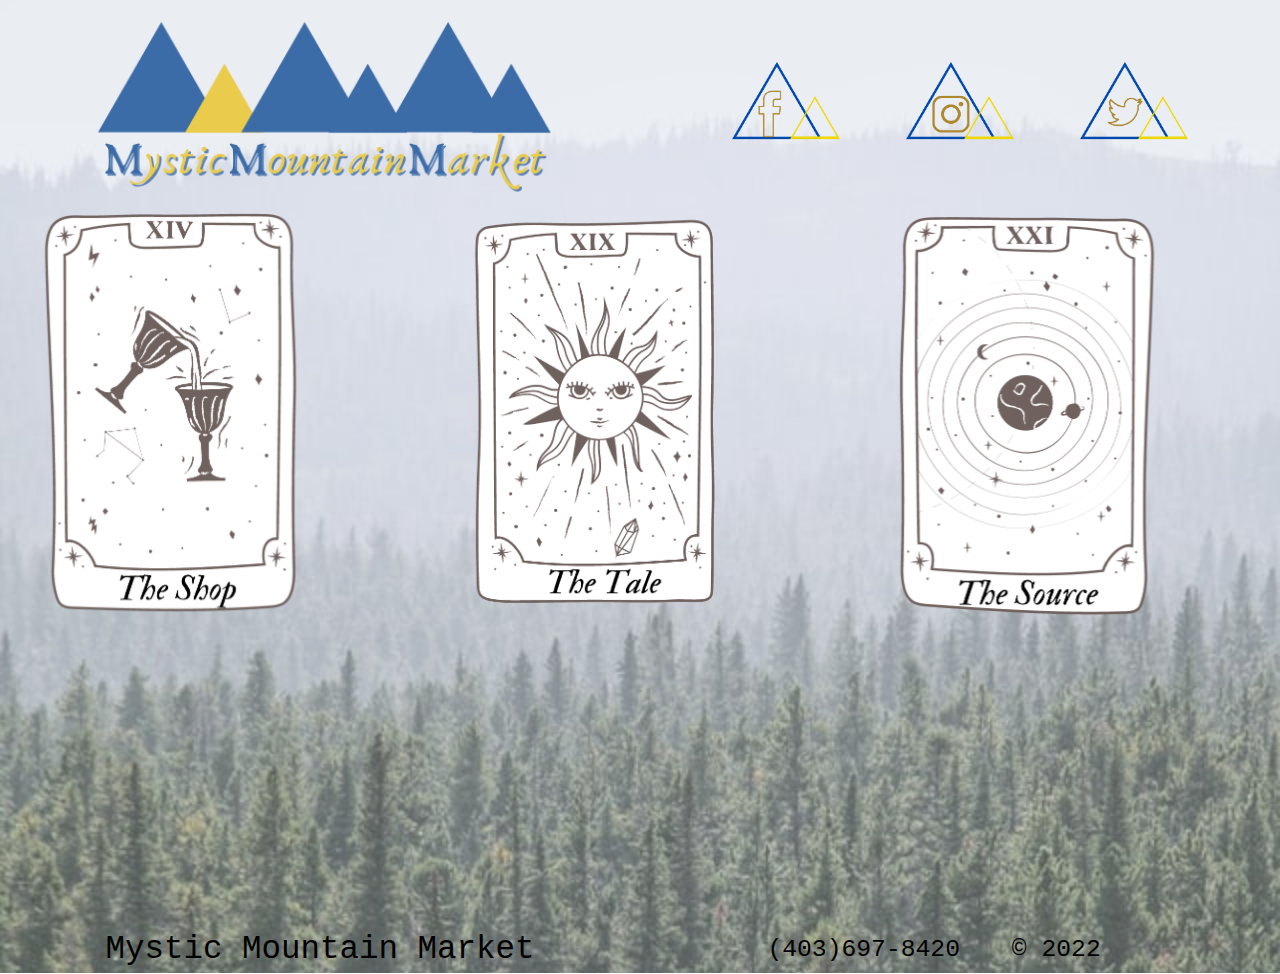
<file: index.html>
<!DOCTYPE html>
<html lang="en">
  <head>
    <meta charset="UTF-8" />
    <meta http-equiv="X-UA-Compatible" content="IE=edge" />
    <meta name="viewport" content="width=device-width, initial-scale=1.0" />

    <meta name="description" content="A full resource of generationally sourced natural healing practices. Locally grown, ethically sourced ingredients and materials." />
    <meta name="author" content="Colleen Vereschagin" />
    <meta name="kw" content="potions, healing, spells, cauldrons, brooms, forest fresh, mystical, market, shop, health and wellness,spellbooks, books " />

    <meta name="og:url" content="https://www.mysticmountainmarket.ml/index" />
    <meta name="og:type" content="website" />
    <meta name="og:title" content="Mystic Mountain Market" />
    <meta name="og:description" content="A full resource of generationally sourced natural healing practices. Locally grown, ethically sourced ingredients and materials." />
    <meta name="og:image" content="https://www.mysticmountainmarket.ml/index/images/logo.png" />

    <meta name="twitter:card" content="" />
    <meta name="twitter:url" content="https://www.mysticmountainmarket.ml/index" />
    <meta name="twitter:title" content="Mystic Mountain Market" />
    <meta name="twitter:description" content="A full resource of generationally sourced natural healing practices. Locally grown, ethically sourced ingredients and materials." />
    <meta name="twitter:image" content="https://www.mysticmountainmarket.ml/index/images/logo.png" />

    <link rel="stylesheet" href="css/index.scss/index_main.css" />

    <title>Mystic Mountain Market</title>
  </head>
  <body id="index-body">
    <header id="top-header">
   
      <img
        src="images/logo.png"
        alt="mystic mountain market logo blue mountain rnage with one yellow mountain. Text under the mountains with company name."
      />
      <div id="social-media">
        <a href="https://www.facebook.com/MysticMtnMarket" target="_blank"> <img src="images/fb.png" alt="facebook icon with mystic mtn market styling"></a>
        <a href="https://www.instagram.com/mysticmountainmarket/" target="_blank"> <img src="images/insta.png" alt="instagram icon with mystic mtn market styling"></a>
        <a href="https://twitter.com/mysticmtnmarket" target="_blank"> <img src="images/twitter.png" alt="twitter icon with mystic mtn market styling"></a>
      </div>
  
    </header>
    <!-- tablet styling -->
    <menu id="tablet-menu">
        <a id="i-shop" href="shop.html">Shop</a>
        <a id="i-about" href="about.html">About</a>
        <a id="i-contact" href="contacts.html">Contact</a>
     </menu> 
     <!--end tablet styling  -->
      <main id="mobile_main">

      <div id="cauldron">
        <input
          type="radio"
          name="menu"
          id="menu_open"
          class="menu_radio_button"
        />
        <input
          type="radio"
          name="menu"
          id="menu_close"
          class="menu_radio_button"
        />

        <label id="open" for="menu_open">
          <img
            id="indexburger"
            src="images/goldMenu.png"
            alt="gold hamburger"
          />
        </label>

        <label id="close" for="menu_close">
          <img 
            id="menu_close_icon"
            src="images/goldMenu2.png" 
            alt="goldM">

        <section id="mobile_menu">
          <a id="shop"href="shop.html">Shop</a>
          <a id="about" href="about.html">About</a>
          <a id="contact" href="contacts.html">Contact</a>
          <a id="gallery" href="gallery.html">Gallery</a>
        </section>
      </div>
    </main>
 <!-- TABLET STYLING -->
    <main id="tablet_main">
        
      <div id="menu_toggle">
        <input
          type="radio"
          name="menu_choice"
          id="shop_list"
          class="nav_radio_button"
        />
        <input
          type="radio"
          name="menu_choice"
          id="about_list"
          class="nav_radio_button"
        />
        <input
          type="radio"
          name="menu_choice"
          id="contact_list"
          class="nav_radio_button"
        />
    
        <div id="index_nav">
        <label for="shop_list">Shop</label>
        <label for="about_list">About</label>
        <label for="contact_list">Contact</label>
      </div>

      <div id="crystal">
        <div id="shopop">
          <a href="shop.html">Shop all</a>
          <a href="#">Cauldrons</a>
          <a href="#">Brooms</a>
          <a href="#">Potions</a>
          <a href="#">Ingredients</a>
          <a href="#">Spellbooks</a>
          </a>
        </div>
        

        <div id="aboutop">
          <a href="about.html">Everything about us</a>
          <a href="#">Our Story</a>
          <a href="#">Our Products</a>
          <a href="gallery.html">Gallery</a>
        </div>

        <div id="contactUs">
          <a href="contacts.html">We've been expecting you!</a>
        </div>
      </div>
    
    </main>

        <!-- END TABLET STYLING -->
        <!-- DESKTOP STYLING -->
        <main id="desktop_main">
          <div id="tarot">
          
          
            <div class="flip_card">
            <div class="flip_card_inner">
              <div id="store_tarot" class="flip_card_front">
                <img src="images/tarot_shop.png" alt="">
              </div>
              <div class="flip_card_back">
              <a href="shop.html">Shop All</a>
              <a href="#">Cauldrons</a>
              <a href="#">Brooms</a>
              <a href="category_ingredients">ingredients</a>
            </div>
            
          </div>
        </div>

        <div class="flip_card">
          <div class="flip_card_inner">
            <div id="about_tarot" class="flip_card_front">
              <img src="images/tarot_about.png" alt="">
            </div>
            <div class="flip_card_back">
            <a href="about.html">About us</a>
            <a href="gallery.html">Gallery</a>
          </div>
         </div>
      </div>
      
      <div class="flip_card">
        <div class="flip_card_inner">
          <div id="contact_tarot" class="flip_card_front">
            <img src="images/tarot_contact.png" alt="">
          </div>
          <div class="flip_card_back">
          <a href="contacts.html">We've been expecting you!</a>
        </div>
       </div>
    </div>

          </div>
    </main>
        <!-- END DESKTOP STYLING -->
    <footer>
      <p>Mystic Mountain Market</p>
      <div id="footer-div">
        <div id="noclick_tel"><p>(403)697-8420</p></div>
        <a id="click_tel" href="tel:4035555555">(403)697-8420</a>
        <p>&copy; 2022</p>
      
      </div>
    </footer>
  </body>
</html>
</file>
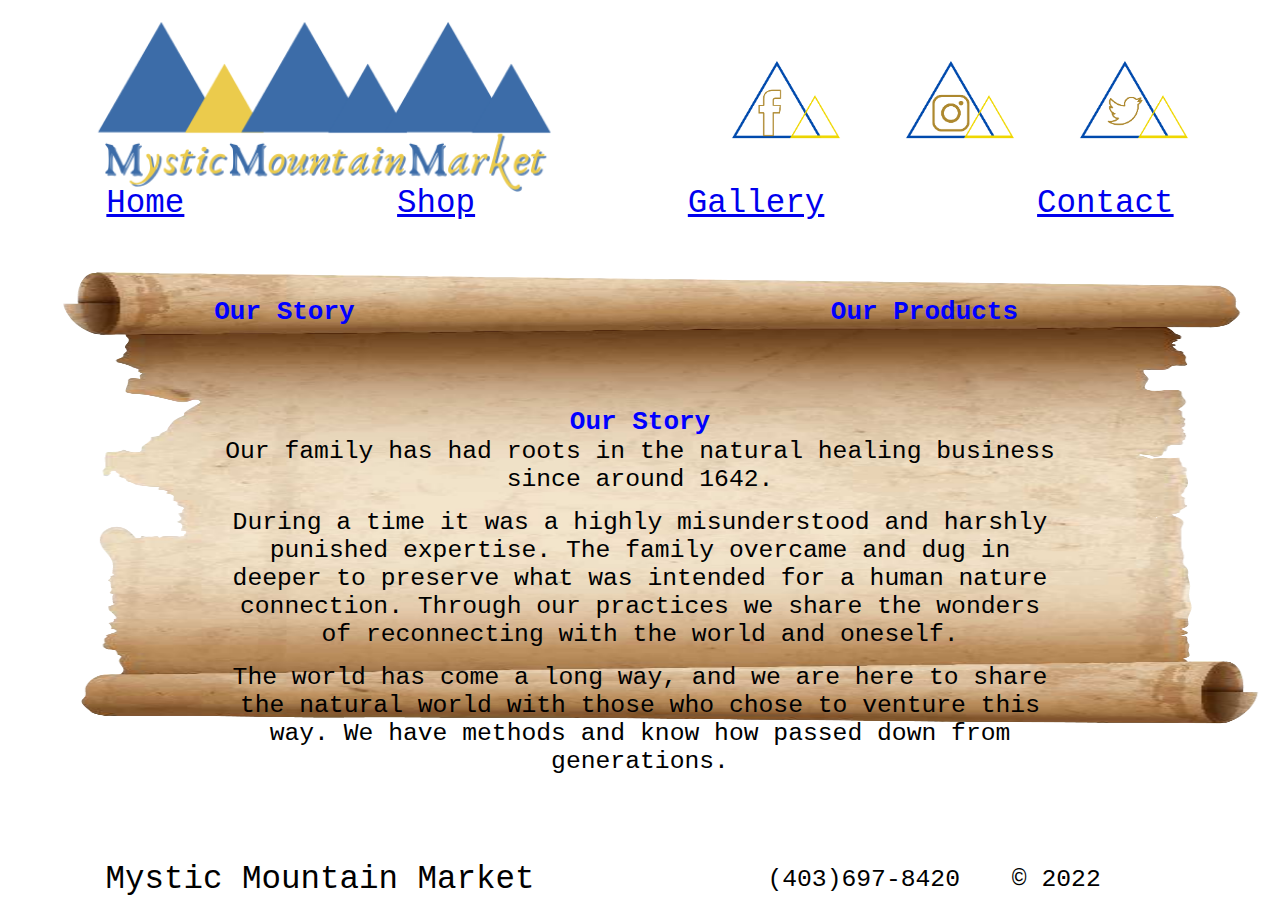
<file: about.html>
<!DOCTYPE html>
<html lang="en">
  <head>
    <meta charset="UTF-8" />
    <meta http-equiv="X-UA-Compatible" content="IE=edge" />
    <meta name="viewport" content="width=device-width, initial-scale=1.0" />

    <meta name="description" content="A full resource of generationally sourced natural healing practices. Locally grown, ethically sourced ingredients and materials." />
    <meta name="author" content="Colleen Vereschagin" />
    <meta name="kw" content="potions, healing, spells, cauldrons, brooms, forest fresh, mystical, market, shop, health and wellness,spellbooks, books " />

    <meta name="og:url" content="https://www.mysticmountainmarket.ml/about" />
    <meta name="og:type" content="website" />
    <meta name="og:title" content="Mystic Mountain Market" />
    <meta name="og:description" content="A full resource of generationally sourced natural healing practices. Locally grown, ethically sourced ingredients and materials." />
    <meta name="og:image" content="https://www.mysticmountainmarket.ml/index/images/logo.png" />

    <meta name="twitter:card" content="" />
    <meta name="twitter:url" content="https://www.mysticmountainmarket.ml/about" />
    <meta name="twitter:title" content="Mystic Mountain Market" />
    <meta name="twitter:description" content="A full resource of generationally sourced natural healing practices. Locally grown, ethically sourced ingredients and materials." />
    <meta name="twitter:image" content="https://www.mysticmountainmarket.ml/index/images/logo.png" />


    <link rel="stylesheet" href="css/about.scss/about.css" />

    <title>About</title>
  </head>

  <body id="about-body">
    <header id="top-header">
      <img
        src="images/logo.png"
        alt="mystic mountain market logo blue mountain rnage with one yellow mountain. Text under the mountains with company name."
      />
      <div id="social-media">
        <a href="https://www.facebook.com/MysticMtnMarket">
          <img
            src="images/fb.png"
            alt="facebook icon with mystic mtn market styling"
        /></a>
        <a href="https://www.instagram.com/mysticmountainmarket">
          <img
            src="images/insta.png"
            alt="instagram icon with mystic mtn market styling"
        /></a>
        <a href="ttps://twitter.com/mysticmtnmarket">
          <img
            src="images/twitter.png"
            alt="twitter icon with mystic mtn market styling"
        /></a>
      </div>
    </header>
    <!-- tablet styling -->
    <menu id="tablet-menu">
      <a id="a-home" href="index.html">Home</a>
      <a id="a-shop" href="shop.html">Shop</a>
      <a id="a-gallery" href="gallery.html">Gallery</a>
      <a id="a-contact" href="contacts.html">Contact</a>
    </menu>
    <!--end tablet styling  -->
    <main id="about-main">
      <!--MENU TOGGLE FUNCTIONALITY  -->
      <div id="hamburger_menu">
        <input
          type="radio"
          name="menu"
          id="menu_open"
          class="menu_radio_button"
        />
        <input
          type="radio"
          name="menu"
          id="menu_close"
          class="menu_radio_button"
        />

        <label class="ham" for="menu_open">
          <img
            id="navburger_open"
            src="images/goldMenu.png"
            alt="gold hamburger icon"
          />
        </label>
        <label class="ham" for="menu_close">
          <img
            id="navburger_close"
            src="images/goldMenu2.png"
            alt="gold m icon"
          />
        </label>
        <section id="mobile_menu">
          <a id="home" href="index.html">Home</a>
          <a href="shop.html">Shop</a>
          <a href="gallery.html">Gallery</a>
          <a href="contacts.html">Contact</a>
        </section>
      </div>

      <!-- ABOUT NAV TOGGLE FUNCTION -->

      <div id="about_toggle">
        <input
          type="radio"
          name="about_nav"
          id="story"
          class="nav_radio_button"
        />
        <input
          type="radio"
          name="about_nav"
          id="products"
          class="nav_radio_button"
        />

        <nav id="about_nav">
          <label id="label_story" for="story"> <h1>Our Story</h1></label>
          <label id="label_products" for="products"
            ><h1>Our Products</h1></label
          >
        </nav>

        <section id="about_section">
          <div>
            <img id="scroll" src="images/scroll.png" alt="an illustration of a tatered scroll" />

            <div id="our_story">
              <h1>Our Story</h1>
              <p>
                Our family has had roots in the natural healing business since
                around 1642.
              </p>
              <br />
              <p>
                During a time it was a highly misunderstood and harshly punished
                expertise. The family overcame and dug in deeper to preserve
                what was intended for a human nature connection. Through our
                practices we share the wonders of reconnecting with the world
                and oneself.
              </p>
              <br />
              <p>
                The world has come a long way, and we are here to share the
                natural world with those who chose to venture this way. We have
                methods and know how passed down from generations.
              </p>
            </div>

            <div id="our_products">
              <h1>Our Products</h1>
              <p>
                Lorem, ipsum dolor sit amet consectetur adipisicing elit.
                Minima, libero veritatis eos corrupti voluptatum voluptate illum
                deserunt, fugiat quo, quos delectus harum molestias
                necessitatibus autem est sed unde. Aspernatur, perspiciatis!
              </p>
            </div>
          </div>
        </section>
      </div>
    </main>
    <footer>
      <p>Mystic Mountain Market</p>
      <div id="footer-div">
        <div id="noclick_tel"><p>(403)697-8420</p></div>
        <a id="click_tel" href="tel:4035555555">(403)697-8420</a>
        <p>&copy; 2022</p>
      </div>
    </footer>
  </body>
</html>
</file>
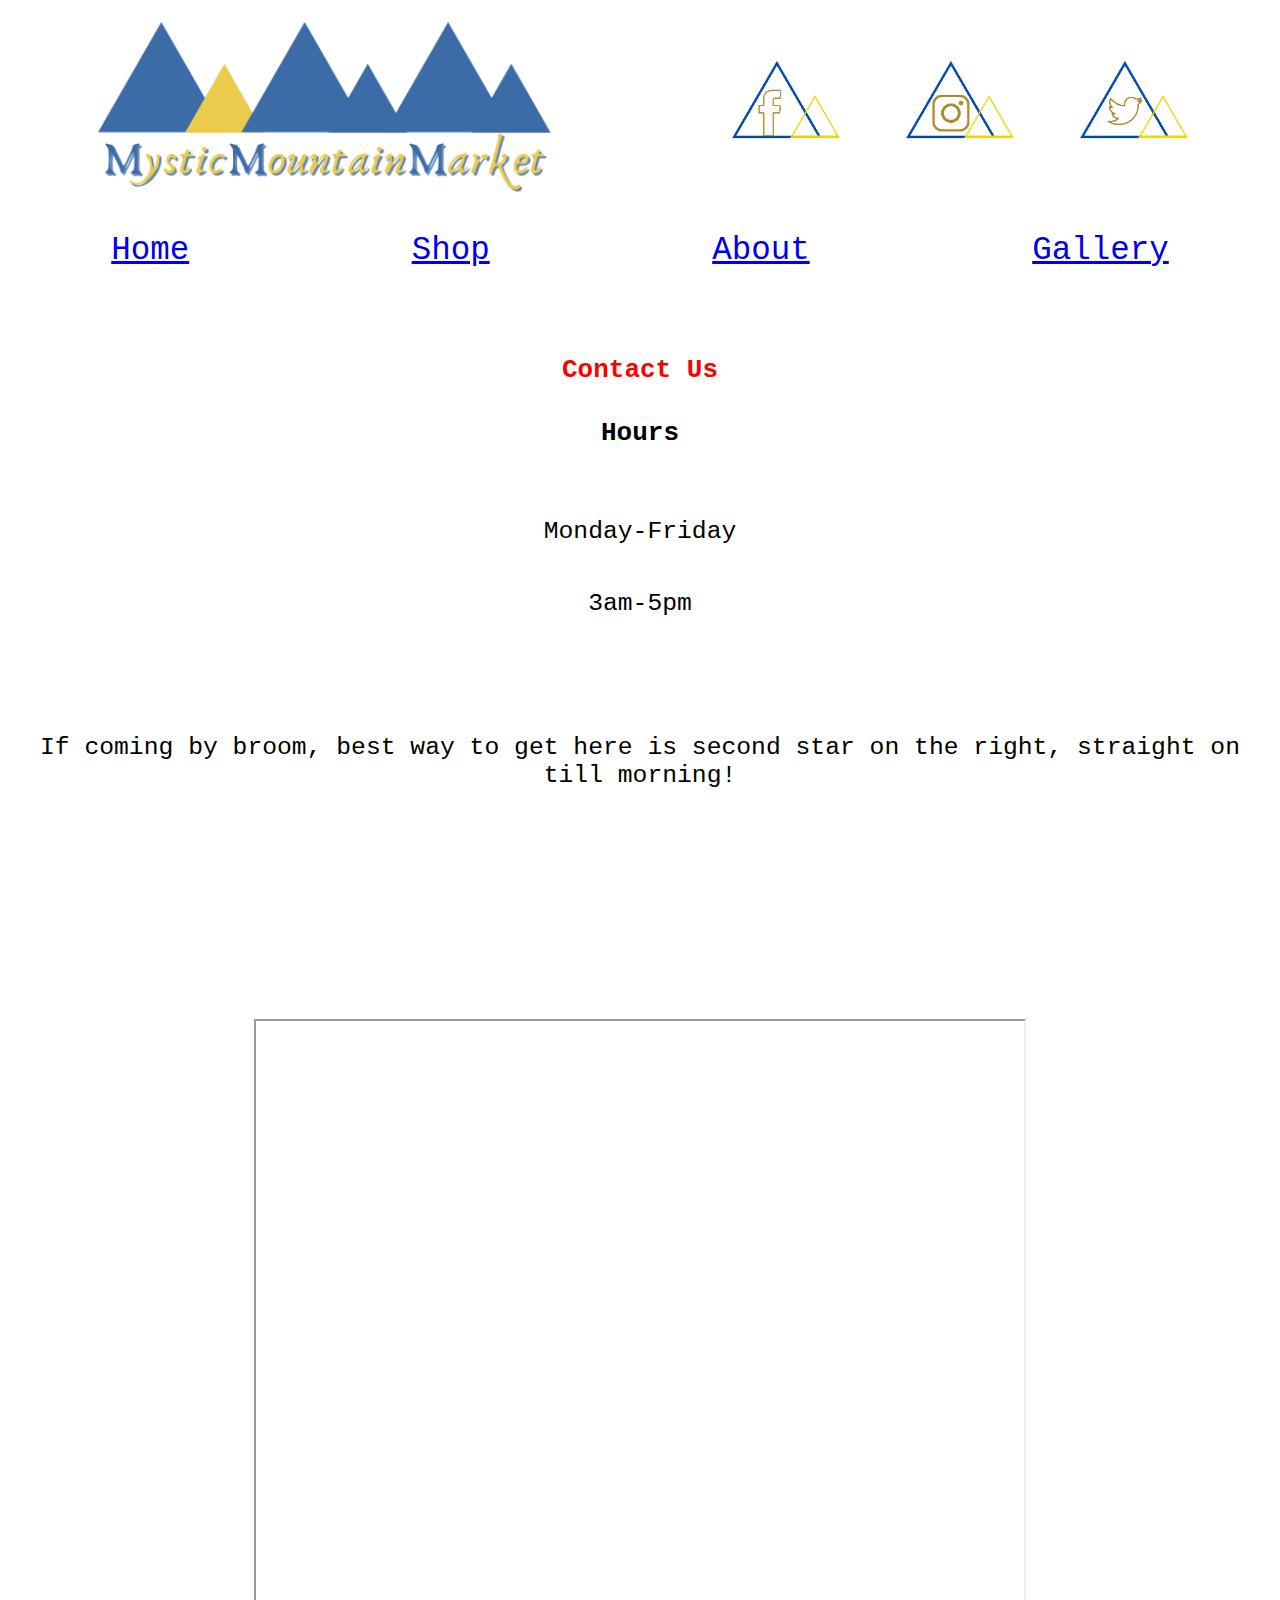
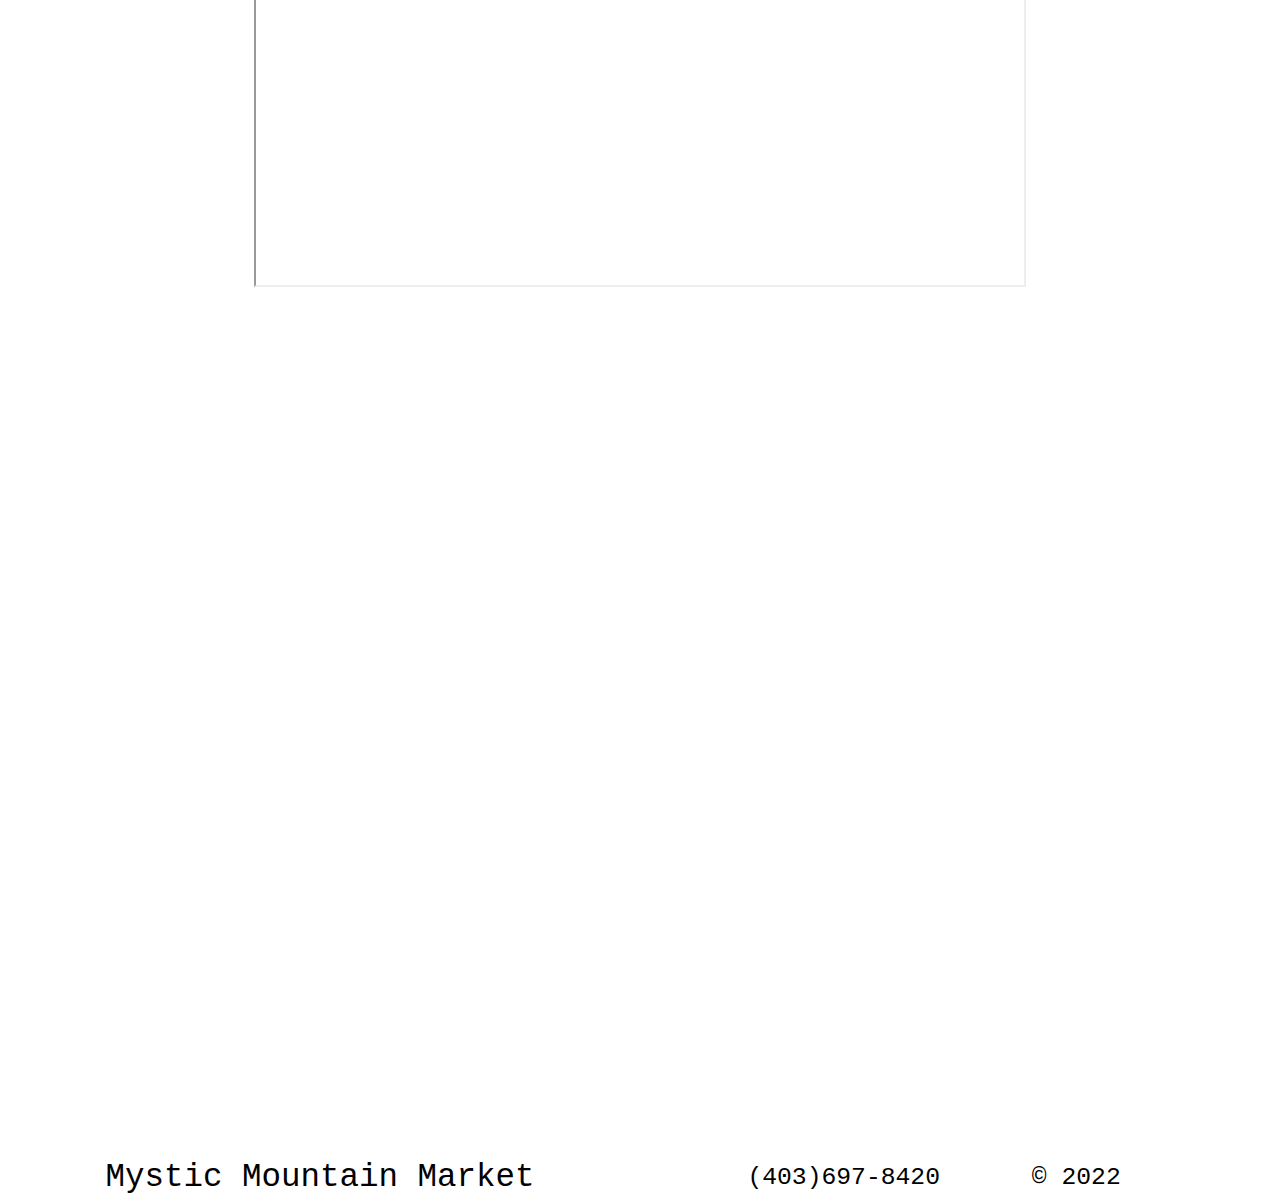
<file: contacts.html>
<!DOCTYPE html>
<html lang="en">
  <head>
    <meta charset="UTF-8" />
    <meta http-equiv="X-UA-Compatible" content="IE=edge" />
    <meta name="viewport" content="width=device-width, initial-scale=1.0" />

    <meta name="description" content="A full resource of generationally sourced natural healing practices. Locally grown, ethically sourced ingredients and materials." />
    <meta name="author" content="Colleen Vereschagin" />
    <meta name="kw" content="potions, healing, spells, cauldrons, brooms, forest fresh, mystical, market, shop, health and wellness,spellbooks, books " />

    <meta name="og:url" content="https://www.mysticmountainmarket.ml/contacts" />
    <meta name="og:type" content="website" />
    <meta name="og:title" content="Mystic Mountain Market" />
    <meta name="og:description" content="A full resource of generationally sourced natural healing practices. Locally grown, ethically sourced ingredients and materials." />
    <meta name="og:image" content="https://www.mysticmountainmarket.ml/index/images/logo.png" />

    <meta name="twitter:card" content="Mystic Mountain Market" />
    <meta name="twitter:url" content="https://www.mysticmountainmarket.ml/contacts" />
    <meta name="twitter:title" content="Mystic Mountain Market" />
    <meta name="twitter:description" content="A full resource of generationally sourced natural healing practices. Locally grown, ethically sourced ingredients and materials." />
    <meta name="twitter:image" content="https://www.mysticmountainmarket.ml/index/images/logo.png" />


    <link rel="stylesheet" href="css/contacts.scss/contacts.css" />

    <title>Contact Us</title>
  </head>
  <body id="contacts-body">
    <header id="top-header">
      <img
        src="images/logo.png"
        alt="mystic mountain market logo blue mountain rnage with one yellow mountain. Text under the mountains with company name."
      />
      <div id="social-media">
        <a href="https://www.facebook.com/MysticMtnMarket">
          <img
            src="images/fb.png"
            alt="facebook icon with mystic mtn market styling"
        /></a>
        <a href="https://www.instagram.com/mysticmountainmarket">
          <img
            src="images/insta.png"
            alt="instagram icon with mystic mtn market styling"
        /></a>
        <a href="ttps://twitter.com/mysticmtnmarket">
          <img
            src="images/twitter.png"
            alt="twitter icon with mystic mtn market styling"
        /></a>
      </div>
    </header>

    <!-- tablet styling -->
    <menu id="tablet-menu">
      <a id="c-home" href="index.html">Home</a>
      <a id="c-shop" href="shop.html">Shop</a>
      <a id="c-about" href="about.html">About</a>
      <a id="c-gallery" href="gallery.html">Gallery</a>
    </menu>
    <!--end tablet styling  -->

    <!--MENU TOGGLE FUNCTIONALITY  -->
    <div id="hamburger_menu">
      <input
        type="radio"
        name="menu"
        id="menu_open"
        class="menu_radio_button"
      />
      <input
        type="radio"
        name="menu"
        id="menu_close"
        class="menu_radio_button"
      />

      <label class="ham" for="menu_open">
        <img id="navburger_open" src="images/goldMenu.png" alt="hamburger" />
      </label>
      <label class="ham" for="menu_close">
        <img id="navburger_close" src="images/goldMenu2.png" alt="hamburger" />
      </label>
      <section id="mobile_menu">
        <a id="home" href="index.html">Home</a>
        <a href="shop.html">Shop</a>
        <a href="about.html">About</a>
        <a href="gallery.html">Gallery</a>
      </section>
    </div>

    <main>
      <h1>Contact Us</h1>
      <h3>Hours</h3>
      <p>Monday-Friday</p>
      <p>3am-5pm</p>

      <p>
        If coming by broom, best way to get here is second star on the right,
        straight on till morning!
      </p>

      <iframe
        src="https://www.google.com/maps/d/u/0/embed?mid=1piDza-_-RLop9IycNKCRdT1eihhFGus&ehbc=2E312F"
        width="640"
        height="480"
      ></iframe>
      <iframe
        width="560"
        height="315"
        src="https://www.youtube.com/embed/lemJ53XmBWQ?clip=UgkxTPjoPAJD_4kVNzHewcqQ6bLmWl_7UM2o&amp;clipt=EKy2EBjMzBM"
        title="YouTube video player"
        frameborder="0"
        allow="accelerometer; autoplay; clipboard-write; encrypted-media; gyroscope; picture-in-picture"
        allowfullscreen
      ></iframe>
    </main>
    <footer>
      <p>Mystic Mountain Market</p>
      <div id="footer-div">
        <div id="noclick_tel"><p>(403)697-8420</p></div>
        <a id="click_tel" href="tel:4035555555">(403)697-8420</a>
        <p>&copy; 2022</p>
      </div>
    </footer>
  </body>
</html>
</file>
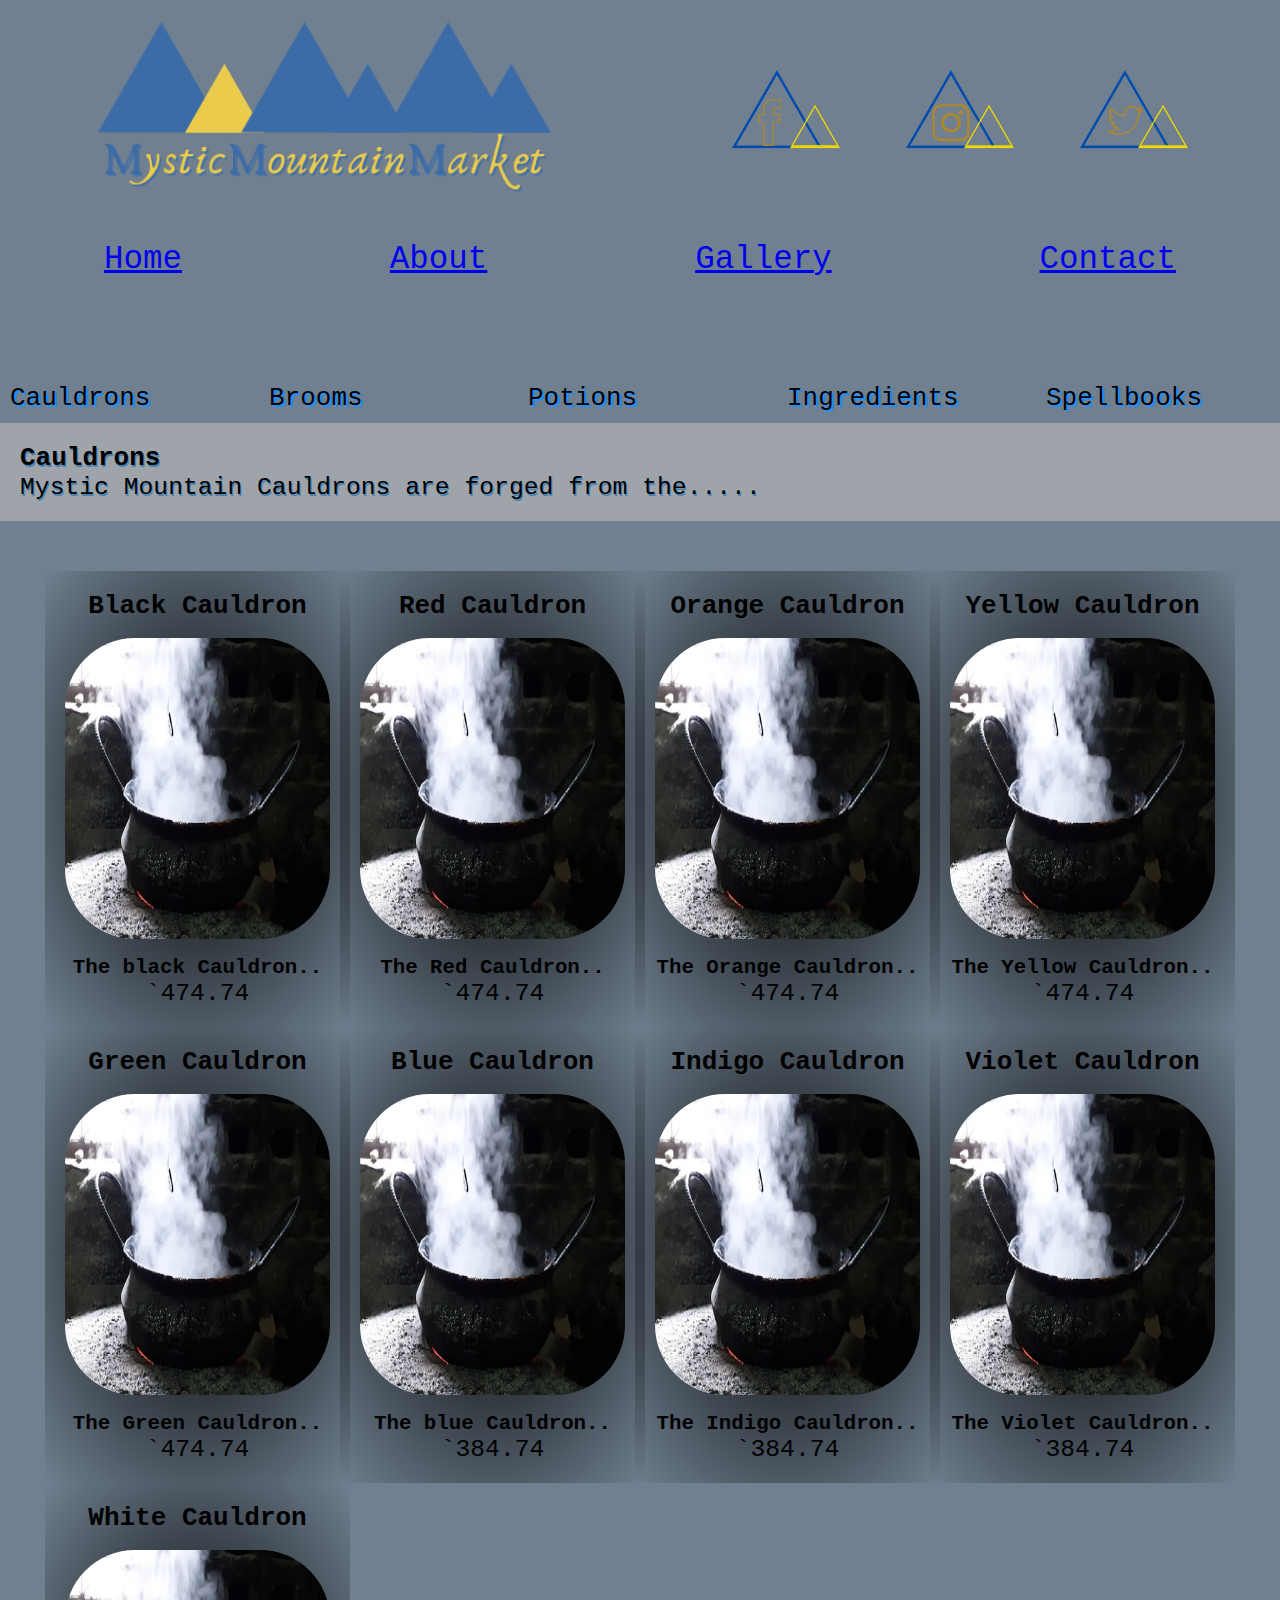
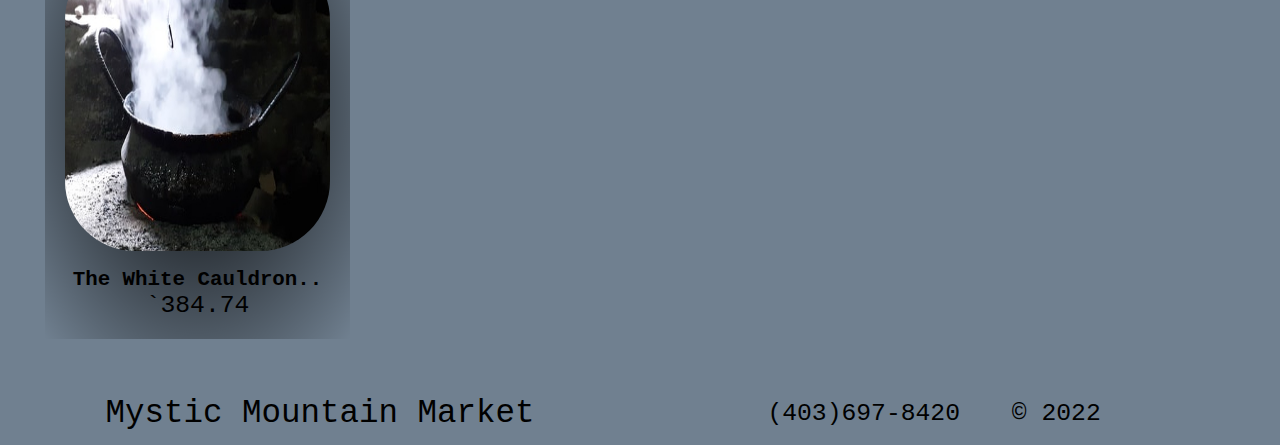
<file: shop.html>
<!DOCTYPE html>
<html lang="en">
  <head>
    <meta charset="UTF-8" />
    <meta http-equiv="X-UA-Compatible" content="IE=edge" />
    <meta name="viewport" content="width=device-width, initial-scale=1.0" />

    <meta name="description" content="A full resource of generationally sourced natural healing practices. Locally grown, ethically sourced ingredients and materials." />
    <meta name="author" content="Colleen Vereschagin" />
    <meta name="kw" content="potions, healing, spells, cauldrons, brooms, forest fresh, mystical, market, shop, health and wellness,spellbooks, books " />

    <meta name="og:url" content="https://www.mysticmountainmarket.ml/shop" />
    <meta name="og:type" content="website" />
    <meta name="og:title" content="Mystic Mountain Market" />
    <meta name="og:description" content="A full resource of generationally sourced natural healing practices. Locally grown, ethically sourced ingredients and materials." />
    <meta name="og:image" content="https://www.mysticmountainmarket.ml/index/images/logo.png" />

    <meta name="twitter:card" content="" />
    <meta name="twitter:url" content="https://www.mysticmountainmarket.ml/shop" />
    <meta name="twitter:title" content="Mystic Mountain Market" />
    <meta name="twitter:description" content="A full resource of generationally sourced natural healing practices. Locally grown, ethically sourced ingredients and materials." />
    <meta name="twitter:image" content="https://www.mysticmountainmarket.ml/index/images/logo.png" />


    <link rel="stylesheet" href="css/shop.scss/shop.css" />

    <title>Shop</title>
  </head>
  <body id="shop-body">
    <header id="top-header">
      
      <img
        src="images/logo.png"
        alt="mystic mountain market logo blue mountain rnage with one yellow mountain. Text under the mountains with company name."
      />
      <div id="social-media">
        <a href="https://www.facebook.com/MysticMtnMarket"> <img src="images/fb.png" alt="facebook icon with mystic mtn market styling"></a>
        <a href="https://www.instagram.com/mysticmountainmarket"> <img src="images/insta.png" alt="instagram icon with mystic mtn market styling"></a>
        <a href="ttps://twitter.com/mysticmtnmarket"> <img src="images/twitter.png" alt="twitter icon with mystic mtn market styling"></a>
       </div>
    </header>
      <!-- tablet styling -->
      <menu id="tablet-menu">
        <a id="s-home" href="index.html">Home</a>
        <a id="s-about" href="about.html">About</a>
        <a id="s-gallery" href="gallery.html">Gallery</a>
        <a id="s-contact" href="contacts.html">Contact</a>
        
     </menu> 
    <!--end tablet styling  -->
      <main>
    <!--MENU TOGGLE FUNCTIONALITY  -->
    <div id="hamburger_menu">
      <input
        type="radio"
        name="menu"
        id="menu_open"
        class="menu_radio_button"
      />
      <input
        type="radio"
        name="menu"
        id="menu_close"
        class="menu_radio_button"
      />

      <label class="ham" for="menu_open">
        <img
          id="navburger_open"
          src="images/goldMenu.png"
          alt="gold hamburger icon"
        />
      </label>
      <label class="ham" for="menu_close">
        <img
          id="navburger_close"
          src="images/goldMenu2.png"
          alt="gold m icon"
        />
      </label>
      <section id="mobile_menu">
        <a id="home" href="index.html">Home</a>
        <a href="about.html">About</a>
        <a href="gallery.html">Gallery</a>
        <a href="contacts.html">Contact</a>
      </section>
    </div>

    <main>
      <div id="shop_toggle">
        <input
          type="radio"
          name="shop_nav"
          id="cauldrons"
          class="nav_radio_button"
        />
        <input
          type="radio"
          name="shop_nav"
          id="brooms"
          class="nav_radio_button"
        />
        <input
          type="radio"
          name="shop_nav"
          id="potions"
          class="nav_radio_button"
        />
        <input
          type="radio"
          name="shop_nav"
          id="ingredients"
          class="nav_radio_button"
        />
        <input
          type="radio"
          name="shop_nav"
          id="spellbooks"
          class="nav_radio_button"
        />

        <nav id="shop_nav">
          <label for="cauldrons">Cauldrons</label>
          <label for="brooms">Brooms</label>
          <label for="potions">Potions</label>
          <label for="ingredients">Ingredients</label>
          <label for="spellbooks">Spellbooks</label>
        </nav>
        <!-------------- CAULDRONS ----------->
        <section id="shop_section">
          
          <div id="cauldron_description" class="description">
            <h1>Cauldrons</h1>
            <p>Mystic Mountain Cauldrons are forged from the.....</p>
          </div>

          <menu id="category_cauldrons" class="category">
            
            <article>
              <h1>Black Cauldron</h1>
              <img
                src="images/cauldron.jpg"
                alt="a black steaming cauldron style pot on a hot stone"
              />
              <h4>The black Cauldron..</h4>
              <p>`474.74</p>
            </article>

            <article>
              <h1>Red Cauldron</h1>
              <img
                src="images/cauldron.jpg"
                alt="a black steaming cauldron style pot on a hot stone"
              />
              <h4>The Red Cauldron..</h4>
              <p>`474.74</p>
            </article>

            <article>
              <h1>Orange Cauldron</h1>
              <img
                src="images/cauldron.jpg"
                alt="a black steaming cauldron style pot on a hot stone"
              />
              <h4>The Orange Cauldron..</h4>
              <p>`474.74</p>
            </article>

            <article>
              <h1>Yellow Cauldron</h1>
              <img
                src="images/cauldron.jpg"
                alt="a black steaming cauldron style pot on a hot stone"
              />
              <h4>The Yellow Cauldron..</h4>
              <p>`474.74</p>
            </article>

            <article>
              <h1>Green Cauldron</h1>
              <img
                src="images/cauldron.jpg"
                alt="a black steaming cauldron style pot on a hot stone"
              />
              <h4>The Green Cauldron..</h4>
              <p>`474.74</p>
            </article>

            <article>
              <h1>Blue Cauldron</h1>
              <img
                src="images/cauldron.jpg"
                alt="a black steaming cauldron style pot on a hot stone"
              />
              <h4>The blue Cauldron..</h4>
              <p>`384.74</p>
            </article>

            <article>
              <h1>Indigo Cauldron</h1>
              <img
                src="images/cauldron.jpg"
                alt="a black steaming cauldron style pot on a hot stone"
              />
              <h4>The Indigo Cauldron..</h4>
              <p>`384.74</p>
            </article>
              <article>
                <h1>Violet Cauldron</h1>
                <img
                  src="images/cauldron.jpg"
                  alt="a black steaming cauldron style pot on a hot stone"
                />
                <h4>The Violet Cauldron..</h4>
                <p>`384.74</p>
              </article>

              <article>
                <h1>White Cauldron</h1>
                <img
                  src="images/cauldron.jpg"
                  alt="a black steaming cauldron style pot on a hot stone"
                />
                <h4>The White Cauldron..</h4>
                <p>`384.74</p>
              </article>
           
          </menu>
          <!-------------------- BROOMS ------------------->
          <div id="brooms_description" class="description">
            <h1>Brooms</h1>
            <p>
              Mystic Mountain brooms are uniquley hand crafted with a variety
              of exotic woods and....
            </p>
          </div>

          
          <menu id="category_brooms" class="category">
            
            <article>
              <h1>Whimsical Wenge</h1>
              <img
                class="broom_img"
                src="images/broom.jpg"
                alt="broom leaning against a brick wall"
              />
              <h4>The Whimsical Wenge has hints of..</h4>
              <p>`287.94</p>
            </article>

            <article>
              <h1>Bloodwood broom</h1>
              <img
                class="broom_img"
                src="images/broom.jpg"
                alt="broom leaning against a brick wall"
              />
              <h4>The Bloodwood broom is a very...</h4>
              <p>`287.94</p>
            </article>

            <article>
              <h1>Lacewood</h1>
              <img
                class="broom_img"
                src="images/broom.jpg"
                alt="broom leaning against a brick wall"
              />
              <h4>The Lacewood has hints of..</h4>
              <p>`287.94</p>
            </article>

            <article>
              <h1>Rosewood</h1>
              <img
                class="broom_img"
                src="images/broom.jpg"
                alt="broom leaning against a brick wall"
              />
              <h4>The Rosewood has hints of..</h4>
              <p>`287.94</p>
            </article>

            <article>
              <h1>Purpleheart</h1>
              <img
                class="broom_img"
                src="images/broom.jpg"
                alt="broom leaning against a brick wall"
              />
              <h4>The Purpleheart has hints of..</h4>
              <p>`287.94</p>
            </article>

            <article>
              <h1>Rosewood</h1>
              <img
                class="broom_img"
                src="images/broom.jpg"
                alt="broom leaning against a brick wall"
              />
              <h4>The Rosewood has hints of..</h4>
              <p>`287.94</p>
            </article>

            <article>
              <h1>Blackwood</h1>
              <img
                class="broom_img"
                src="images/broom.jpg"
                alt="broom leaning against a brick wall"
              />
              <h4>The Blackwood has hints of..</h4>
              <p>`287.94</p>
            </article>

            <article>
              <h1>Tigerwood</h1>
              <img
                class="broom_img"
                src="images/broom.jpg"
                alt="broom leaning against a brick wall"
              />
              <h4>The Tigerwood has hints of..</h4>
              <p>`287.94</p>
            </article>

            <article>
              <h1>Zebrawood</h1>
              <img
                class="broom_img"
                src="images/broom.jpg"
                alt="broom leaning against a brick wall"
              />
              <h4>The Zebrawood has hints of..</h4>
              <p>`287.94</p>
            </article>
          </menu>
          <!-------------------- POTIONS ------------------->
          <div id="potions_description" class="description">
            <h1>Potions</h1>
            <p>
              Mystic Mountain Potions have been conjured from the highest
              of...
            </p>
          </div>
          <menu id="category_potions" class="category">
            

            <article>
              <h1>Black</h1>
              <img
                class="broom_img"
                src="images/potion.jpg"
                alt="a tall bottle with red subsatnce inside"
              />
              <h4>a mixture of..</h4>
              <p>`87.94</p>
            </article>

            <article>
              <h1>Red</h1>
              <img
                class="broom_img"
                src="images/potion.jpg"
                alt="a tall bottle with red subsatnce inside"
              />
              <h4>a mixture of..</h4>
              <p>`87.94</p>
            </article>

            <article>
              <h1>Orange</h1>
              <img
                class="broom_img"
                src="images/potion.jpg"
                alt="a tall bottle with red subsatnce inside"
              />
              <h4>a mixture of..</h4>
              <p>`87.94</p>
            </article>

            <article>
              <h1>Yellow</h1>
              <img
                class="broom_img"
                src="images/potion.jpg"
                alt="a tall bottle with red subsatnce inside"
              />
              <h4>a mixture of..</h4>
              <p>`87.94</p>
            </article>

            <article>
              <h1>Green</h1>
              <img
                class="broom_img"
                src="images/potion.jpg"
                alt="a tall bottle with red subsatnce inside"
              />
              <h4>a mixture of..</h4>
              <p>`87.94</p>
            </article>

            <article>
              <h1>Blue</h1>
              <img
                class="broom_img"
                src="images/potion.jpg"
                alt="a tall bottle with red subsatnce inside"
              />
              <h4>a mixture of..</h4>
              <p>`87.94</p>
            </article>

            <article>
              <h1>Indigo</h1>
              <img
                class="broom_img"
                src="images/potion.jpg"
                alt="a tall bottle with red subsatnce inside"
              />
              <h4>a mixture of..</h4>
              <p>`87.94</p>
            </article>

            <article>
              <h1>Violet</h1>
              <img
                class="broom_img"
                src="images/potion.jpg"
                alt="a tall bottle with red subsatnce inside"
              />
              <h4>a mixture of..</h4>
              <p>`87.94</p>
            </article>

            <article>
              <h1>White</h1>
              <img
                class="broom_img"
                src="images/potion.jpg"
                alt="a tall bottle with red subsatnce inside"
              />
              <h4>a mixture of..</h4>
              <p>`87.94</p>
            </article>
          </menu>

          <!-------------------- INGREDIENTS ------------------->
          <div id="ingredients_description" class="description">
            <h1>Ingredients</h1>
            <p>
              Mystic Mountain Ingredients have been hand picked from our own
              forest land ...
            </p>
          </div>
          <menu id="category_ingredients" class="category">
            
            <article>
              <h1>Mushroom</h1>
              <img
                src="images/mushroom.jpg"
                alt="three red and white mushrooms growing"
              />
              <h4>Our mushrooms are a great addition to...</h4>
              <p>`17.94</p>
            </article>

            <article>
              <h1>Mugwort</h1>
              <img
                src="images/mushroom.jpg"
                alt="three red and white mushrooms growing"
              />
              <h4>Our Mugwort is a great addition to...</h4>
              <p>`17.94</p>
            </article>

            <article>
              <h1>Mayweed</h1>
              <img
                src="images/mushroom.jpg"
                alt="three red and white mushrooms growing"
              />
              <h4>Our Mayweed is a great addition to...</h4>
              <p>`17.94</p>
            </article>

            <article>
              <h1>Willow</h1>
              <img
                src="images/mushroom.jpg"
                alt="three red and white mushrooms growing"
              />
              <h4>Our Willow is a great addition to...</h4>
              <p>`17.94</p>
            </article>

            <article>
              <h1>Sage</h1>
              <img
                src="images/mushroom.jpg"
                alt="three red and white mushrooms growing"
              />
              <h4>Our Sage is a great addition to...</h4>
              <p>`17.94</p>
            </article>

            <article>
              <h1>Mandrake</h1>
              <img
                src="images/mushroom.jpg"
                alt="three red and white mushrooms growing"
              />
              <h4>Our Mandrae is a great addition to...</h4>
              <p>`17.94</p>
            </article>

            <article>
              <h1>Rosewater</h1>
              <img
                src="images/mushroom.jpg"
                alt="three red and white mushrooms growing"
              />
              <h4>Our Rosewater is a great addition to...</h4>
              <p>`17.94</p>
            </article>

            <article>
              <h1>Sandal wood</h1>
              <img
                src="images/mushroom.jpg"
                alt="three red and white mushrooms growing"
              />
              <h4>Our Sandal wood is a great addition to...</h4>
              <p>`17.94</p>
            </article>

            <article>
              <h1>Dead Sea Salt</h1>
              <img
                src="images/mushroom.jpg"
                alt="three red and white mushrooms growing"
              />
              <h4>Our Dead Sea Salt is a great addition to...</h4>
              <p>`17.94</p>
            </article>
          </menu>
          <!----------------SPELLBOOKS ------------------->
          <div id="spellbooks_description" class="description">
            <h1>Spellbooks</h1>
            <p>
              Mystic Mountain Ingredients have been hand picked from our own
              forest land ...
            </p>
          </div>
          <menu id="category_spellbooks" class="category">
            
              
            <article>
                <h1>Midnight Spells</h1>
                <img
                  src="images/book.jpg"
                  alt="an open book laying down with the pages fanned across "
                />
                <h4>
                  Mystic Mountain Midnight spellbook is for anyone who ...
                </h4>
                <p>`17.94</p>
              </article>

              <article>
                <h1>Solstice Spells</h1>
                <img
                  src="images/book.jpg"
                  alt="an open book laying down with the pages fanned across "
                />
                <h4>
                  Mystic Mountain Midnight spellbook is for anyone who ...
                </h4>
                <p>`17.94</p>
              </article>

              <article>
                <h1>Northern Spells</h1>
                <img
                  src="images/book.jpg"
                  alt="an open book laying down with the pages fanned across "
                />
                <h4>
                  Mystic Mountain Midnight spellbook is for anyone who ...
                </h4>
                <p>`17.94</p>
              </article>

              <article>
                <h1>Eastern Spells</h1>
                <img
                  src="images/book.jpg"
                  alt="an open book laying down with the pages fanned across "
                />
                <h4>
                  Mystic Mountain Midnight spellbook is for anyone who ...
                </h4>
                <p>`17.94</p>
              </article>

              <article>
                <h1>Southern Spells</h1>
                <img
                  src="images/book.jpg"
                  alt="an open book laying down with the pages fanned across "
                />
                <h4>
                  Mystic Mountain Midnight spellbook is for anyone who ...
                </h4>
                <p>`17.94</p>
              </article>

              <article>
                <h1>Western Spells</h1>
                <img
                  src="images/book.jpg"
                  alt="an open book laying down with the pages fanned across "
                />
                <h4>
                  Mystic Mountain Midnight spellbook is for anyone who ...
                </h4>
                <p>`17.94</p>
              </article>

              <article>
                <h1>Mystic Spells</h1>
                <img
                  src="images/book.jpg"
                  alt="an open book laying down with the pages fanned across "
                />
                <h4>
                  Mystic Mountain Midnight spellbook is for anyone who ...
                </h4>
                <p>`17.94</p>
              </article>

              <article>
                <h1>Seasonal Spells</h1>
                <img
                  src="images/book.jpg"
                  alt="an open book laying down with the pages fanned across "
                />
                <h4>
                  Mystic Mountain Midnight spellbook is for anyone who ...
                </h4>
                <p>`17.94</p>
              </article>

              <article>
                <h1>Elemntal Spells</h1>
                <img
                  src="images/book.jpg"
                  alt="an open book laying down with the pages fanned across "
                />
                <h4>
                  Mystic Mountain Midnight spellbook is for anyone who ...
                </h4>
                <p>`17.94</p>
              </article>
            
          </menu>
        </section>
      </div>
    </main>

    <footer>
      <p>Mystic Mountain Market</p>
      <div id="footer-div">
        <div id="noclick_tel"><p>(403)697-8420</p></div>
        <a id="click_tel" href="tel:4035555555">(403)697-8420</a>
        <p>&copy; 2022</p>
 
      </div>
    </footer>
  </body>
</html>
</file>
<file: css/index.scss/index_main.css>
* {
  margin: 0;
  padding: 0;
  font-family: monospace;
}

body {
  display: grid;
  min-height: 100vh;
  width: 100%;
}

img {
  width: 100%;
}

h1 {
  font-size: 2rem;
}

h4 {
  font-size: 1.6rem;
}

p {
  font-size: 1.9rem;
}

@media only screen and (min-width: 600px) {
  menu > a {
    font-size: 2.5rem;
  }
}
#top-header {
  display: grid;
  grid-template-rows: 110px 65px;
}
#top-header > #social-media {
  display: grid;
  grid-template-columns: 1fr 1fr 1fr;
  justify-self: center;
  -moz-column-gap: 7px;
       column-gap: 7px;
  height: -webkit-fit-content;
  height: -moz-fit-content;
  height: fit-content;
  place-items: center;
}
#top-header > #social-media > a {
  width: 60%;
}
#top-header > #social-media > a:nth-child(1) {
  justify-self: end;
}
#top-header > #social-media > a:nth-child(3) {
  justify-self: start;
}
#top-header > img {
  width: 80%;
  text-align: center;
  justify-self: center;
  padding: 10px;
}

@media only screen and (min-width: 600px) {
  #top-header {
    grid-template-columns: 1fr 1fr;
    grid-template-rows: none;
  }
  #top-header > #social-media {
    justify-self: end;
    align-self: center;
  }
}
footer {
  display: grid;
  text-align: center;
}
footer #footer-div {
  display: grid;
  grid-template-columns: 1fr 1fr;
  margin: 10px;
}
footer #footer-div a {
  font-size: 1.5rem;
  justify-self: start;
}
footer #footer-div #noclick_tel {
  display: none;
}

@media only screen and (min-width: 900px) {
  footer {
    grid-template-columns: 1fr 1fr;
    place-items: center;
  }
  footer > #footer-div > #noclick_tel {
    display: block;
  }
  footer > #footer-div > #click_tel {
    display: none;
  }
  footer > p {
    font-size: 2.5rem;
  }
}
#tablet-menu {
  display: none;
}

#desktop_main {
  display: none;
}

@media only screen and (min-width: 600px) {
  #mobile_main {
    background-image: none;
    display: none;
  }

  #hamburger_menu {
    display: none;
  }

  #tablet_main {
    display: grid;
  }

  #tablet-menu {
    display: grid;
    grid-template-columns: auto auto auto auto;
    place-items: center;
    text-align: center;
  }

  #desktop_main {
    display: none;
  }
}
@media only screen and (min-width: 1000px) {
  #tablet_main {
    display: none;
  }
}
@-webkit-keyframes shopUp {
  from {
    bottom: -160px;
    opacity: 0;
  }
  to {
    bottom: 0px;
    opacity: 1;
  }
}
@keyframes shopUp {
  from {
    bottom: -160px;
    opacity: 0;
  }
  to {
    bottom: 0px;
    opacity: 1;
  }
}
@-webkit-keyframes aboutUp {
  from {
    bottom: -125px;
    opacity: 0;
  }
  to {
    bottom: 0px;
    opacity: 1;
  }
}
@keyframes aboutUp {
  from {
    bottom: -125px;
    opacity: 0;
  }
  to {
    bottom: 0px;
    opacity: 1;
  }
}
@-webkit-keyframes contactUp {
  from {
    bottom: -88px;
    opacity: 0;
  }
  to {
    bottom: 0px;
    opacity: 1;
  }
}
@keyframes contactUp {
  from {
    bottom: -88px;
    opacity: 0;
  }
  to {
    bottom: 0px;
    opacity: 1;
  }
}
@-webkit-keyframes galleryUp {
  from {
    bottom: -53px;
    opacity: 0;
  }
  to {
    bottom: 0px;
    opacity: 1;
  }
}
@keyframes galleryUp {
  from {
    bottom: -53px;
    opacity: 0;
  }
  to {
    bottom: 0px;
    opacity: 1;
  }
}
#menu_open:checked ~ #close #mobile_menu > #shop {
  position: relative;
  -webkit-animation: shopUp 3s ease-out;
          animation: shopUp 3s ease-out;
}
#menu_open:checked ~ #close #mobile_menu > #about {
  position: relative;
  -webkit-animation: aboutUp 3s ease-out;
          animation: aboutUp 3s ease-out;
}
#menu_open:checked ~ #close #mobile_menu > #contact {
  position: relative;
  -webkit-animation: contactUp 3s ease-out;
          animation: contactUp 3s ease-out;
}
#menu_open:checked ~ #close #mobile_menu > #gallery {
  position: relative;
  -webkit-animation: contactUp 3s ease-out;
          animation: contactUp 3s ease-out;
}

#index-body {
  display: grid;
  grid-template-rows: auto 1fr;
  background-image: url(/images/background2.jpg);
  background-size: cover;
  background-repeat: no-repeat;
  min-height: 100vh;
  width: 100%;
}

#mobile_main {
  background-image: url(/images/menu_cauldron.png);
  background-position: center;
  background-size: cover;
}

#cauldron {
  display: grid;
  place-items: center;
  height: 90%;
}
#cauldron .menu_radio_button {
  display: none;
}
#cauldron label {
  display: grid;
  place-items: center;
}
#cauldron label > #indexburger {
  width: 25%;
}
#cauldron label > #menu_close_icon {
  width: 25%;
}
#cauldron #close {
  display: none;
}

#mobile_menu a {
  font-size: 1.7rem;
}

#menu_open:checked ~ #mobile_menu {
  display: grid;
  height: 20%;
}
#menu_open:checked ~ #menu_close_icon {
  display: grid;
}
#menu_open:checked ~ label > #indexburger {
  display: none;
}
#menu_open:checked ~ #close {
  display: grid;
}
#menu_open:checked ~ #open {
  display: none;
}

#menu_open:checked #menu_close_img {
  display: grid;
}

#menu_open:checked ~ #close #mobile_menu {
  position: absolute;
  top: 220px;
  left: 0px;
  z-index: 10;
  display: grid;
  place-items: center;
  width: 100%;
  height: 145px;
  color: black;
}

#tablet_main {
  display: none;
}

@media only screen and (min-width: 600px) {
  #index-body {
    grid-template-rows: auto 1fr;
  }

  #index_main {
    background-size: contain;
    background-repeat: repeat;
  }

  #tablet-menu {
    display: none;
  }

  #index_nav {
    display: grid;
    grid-template-columns: auto auto auto;
    place-items: center;
    text-align: center;
    font-size: 2.5rem;
  }

  #tablet_main {
    display: grid;
    background-image: url(/images/crystalBall.png);
    background-position: center;
    background-size: cover;
  }
  #tablet_main .nav_radio_button {
    display: none;
  }

  #crystal {
    display: grid;
    place-items: center;
    height: 90%;
    font-size: 3rem;
    text-align: center;
  }
  #crystal > #shopop {
    display: none;
  }
  #crystal > #aboutop {
    display: none;
  }
  #crystal > #contactUs {
    display: none;
  }

  #shop_list:checked ~ #crystal > #shopop {
    display: grid;
    row-gap: 25px;
  }

  #about_list:checked ~ #crystal > #aboutop {
    display: grid;
    row-gap: 25px;
  }

  #contact_list:checked ~ #crystal > #contactUs {
    display: grid;
    row-gap: 25px;
  }
}
@media only screen and (min-width: 1000px) {
  #tablet_main,
#tablet-menu {
    display: none;
  }

  #desktop_main {
    display: grid;
    min-height: 80vh;
  }
  #desktop_main > #tarot {
    display: grid;
    grid-template-columns: 1fr 1fr 1fr;
  }
  #desktop_main > #tarot > div {
    display: grid;
  }
  #desktop_main > #tarot > div img {
    width: 80%;
  }

  .flip_card {
    background: transparent;
    width: 80%;
  }

  .flip_card_inner {
    position: relative;
    width: 100%;
    height: 100%;
    text-align: center;
    transition: transform 0.8s;
    transform-style: preserve-3d;
  }

  .flip_card:hover .flip_card_inner {
    transform: rotateY(180deg);
  }

  .flip_card_front,
.flip_card_back {
    position: absolute;
    width: 100%;
    height: 100%;
    -webkit-backface-visibility: hidden;
            backface-visibility: hidden;
  }

  .flip_card_back {
    display: grid;
    place-items: center;
    width: 70%;
    height: 70%;
    border-radius: 30px;
    background-color: rgb(247, 242, 234);
    color: white;
    transform: rotateY(180deg);
  }
}/*# sourceMappingURL=index_main.css.map */
</file>
<file: css/about.scss/about.css>
* {
  margin: 0;
  padding: 0;
  font-family: monospace;
}

body {
  display: grid;
  min-height: 100vh;
  width: 100%;
}

img {
  width: 100%;
}

h1 {
  font-size: 2rem;
}

h4 {
  font-size: 1.6rem;
}

p {
  font-size: 1.9rem;
}

@media only screen and (min-width: 600px) {
  menu > a {
    font-size: 2.5rem;
  }
}
#top-header {
  display: grid;
  grid-template-rows: 110px 65px;
}
#top-header > #social-media {
  display: grid;
  grid-template-columns: 1fr 1fr 1fr;
  justify-self: center;
  -moz-column-gap: 7px;
       column-gap: 7px;
  height: -webkit-fit-content;
  height: -moz-fit-content;
  height: fit-content;
  place-items: center;
}
#top-header > #social-media > a {
  width: 60%;
}
#top-header > #social-media > a:nth-child(1) {
  justify-self: end;
}
#top-header > #social-media > a:nth-child(3) {
  justify-self: start;
}
#top-header > img {
  width: 80%;
  text-align: center;
  justify-self: center;
  padding: 10px;
}

@media only screen and (min-width: 600px) {
  #top-header {
    grid-template-columns: 1fr 1fr;
    grid-template-rows: none;
  }
  #top-header > #social-media {
    justify-self: end;
    align-self: center;
  }
}
/* MENU TOGGLE --------------- */
a {
  font-size: 1.7rem;
}

#hamburger_menu {
  margin-top: 40px;
}

.menu_radio_button {
  display: none;
}

#mobile_menu {
  z-index: 10;
  display: none;
  place-items: center;
  width: 100%;
  color: black;
}

#menu_open:checked ~ #mobile_menu {
  display: grid;
  grid-template-columns: 1fr 1fr 1fr 1fr;
  -moz-column-gap: 15px;
       column-gap: 15px;
  margin: 0 -10px;
}

#navburger_close {
  display: none;
}

#menu_open:checked ~ label > #navburger_close {
  display: grid;
}

#menu_open:checked ~ label > #navburger_open {
  display: none;
}

.ham {
  display: grid;
  place-items: center;
}

label > img {
  width: 20%;
}

#menu_close:checked ~ #menu_open {
  display: none;
}

footer {
  display: grid;
  text-align: center;
}
footer #footer-div {
  display: grid;
  grid-template-columns: 1fr 1fr;
  margin: 10px;
}
footer #footer-div a {
  font-size: 1.5rem;
  justify-self: start;
}
footer #footer-div #noclick_tel {
  display: none;
}

@media only screen and (min-width: 900px) {
  footer {
    grid-template-columns: 1fr 1fr;
    place-items: center;
  }
  footer > #footer-div > #noclick_tel {
    display: block;
  }
  footer > #footer-div > #click_tel {
    display: none;
  }
  footer > p {
    font-size: 2.5rem;
  }
}
#tablet-menu {
  display: none;
}

#desktop_main {
  display: none;
}

@media only screen and (min-width: 600px) {
  #mobile_main {
    background-image: none;
    display: none;
  }

  #hamburger_menu {
    display: none;
  }

  #tablet_main {
    display: grid;
  }

  #tablet-menu {
    display: grid;
    grid-template-columns: auto auto auto auto;
    place-items: center;
    text-align: center;
  }

  #desktop_main {
    display: none;
  }
}
@media only screen and (min-width: 1000px) {
  #tablet_main {
    display: none;
  }
}
#about-body {
  display: grid;
  grid-template-rows: 185px;
  /* background-image: url(/images/background2.jpg);*/
  background-size: 910px;
  background-repeat: no-repeat;
  min-height: 100vh;
  width: 100%;
}

#about-main {
  display: grid;
  grid-template-rows: 1fr;
  margin-bottom: 35px;
}

h1 {
  color: blue;
}

#about_toggle {
  display: grid;
  grid-template-rows: 100px;
  margin-top: 40px;
}

#about_nav {
  display: grid;
  text-align: center;
  grid-template-columns: 0.8fr 1fr;
  margin: 35px 0;
  height: 50px;
}

#about_section {
  display: grid;
  text-align: center;
  margin: 45px;
}

.nav_radio_button {
  display: none;
}

#our_products {
  display: none;
}

#products:checked ~ #about_section #our_products {
  display: block;
}

#products:checked ~ #about_section #our_story {
  display: none;
}

#products:checked ~ #about_section > div > img {
  transform: translateX(-50px) translateY(-41px) scaleY(1);
}

@-webkit-keyframes textFade {
  0% {
    opacity: 0;
  }
  100% {
    opacity: 100%;
  }
}

@keyframes textFade {
  0% {
    opacity: 0;
  }
  100% {
    opacity: 100%;
  }
}
#about_section p {
  font-family: monospace;
  -webkit-animation: textFade 5s steps(60, end);
          animation: textFade 5s steps(60, end);
}

#scroll {
  display: grid;
  position: absolute;
  z-index: -1;
  transform: translateX(-50px) translateY(205px) scaleY(2);
}

@media only screen and (min-width: 600px) {
  #our_products {
    width: 70%;
    padding-left: 15%;
  }

  #products:checked ~ #about_section > div > img {
    transform: translateX(-50px) translateY(-387px) scaleY(0.4);
  }

  #scroll {
    display: grid;
    position: absolute;
    z-index: -1;
    transform: translateX(-50px) translateY(-341px) scaleY(0.6);
  }

  #our_story {
    width: 70%;
    padding-left: 15%;
  }
}
@media only screen and (min-width: 1000px) {
  #scroll {
    transform: translateX(-50px) translateY(-724px) scaleY(0.3);
  }

  #products:checked ~ #about_section > div > img {
    transform: translateX(-50px) translateY(-712px) scaleY(0.3);
  }
}/*# sourceMappingURL=about.css.map */
</file>
<file: css/contacts.scss/contacts.css>
* {
  margin: 0;
  padding: 0;
  font-family: monospace;
}

body {
  display: grid;
  min-height: 100vh;
  width: 100%;
}

img {
  width: 100%;
}

h1 {
  font-size: 2rem;
}

h4 {
  font-size: 1.6rem;
}

p {
  font-size: 1.9rem;
}

@media only screen and (min-width: 600px) {
  menu > a {
    font-size: 2.5rem;
  }
}
#top-header {
  display: grid;
  grid-template-rows: 110px 65px;
}
#top-header > #social-media {
  display: grid;
  grid-template-columns: 1fr 1fr 1fr;
  justify-self: center;
  -moz-column-gap: 7px;
       column-gap: 7px;
  height: -webkit-fit-content;
  height: -moz-fit-content;
  height: fit-content;
  place-items: center;
}
#top-header > #social-media > a {
  width: 60%;
}
#top-header > #social-media > a:nth-child(1) {
  justify-self: end;
}
#top-header > #social-media > a:nth-child(3) {
  justify-self: start;
}
#top-header > img {
  width: 80%;
  text-align: center;
  justify-self: center;
  padding: 10px;
}

@media only screen and (min-width: 600px) {
  #top-header {
    grid-template-columns: 1fr 1fr;
    grid-template-rows: none;
  }
  #top-header > #social-media {
    justify-self: end;
    align-self: center;
  }
}
footer {
  display: grid;
  text-align: center;
}
footer #footer-div {
  display: grid;
  grid-template-columns: 1fr 1fr;
  margin: 10px;
}
footer #footer-div a {
  font-size: 1.5rem;
  justify-self: start;
}
footer #footer-div #noclick_tel {
  display: none;
}

@media only screen and (min-width: 900px) {
  footer {
    grid-template-columns: 1fr 1fr;
    place-items: center;
  }
  footer > #footer-div > #noclick_tel {
    display: block;
  }
  footer > #footer-div > #click_tel {
    display: none;
  }
  footer > p {
    font-size: 2.5rem;
  }
}
/* MENU TOGGLE --------------- */
a {
  font-size: 1.7rem;
}

#hamburger_menu {
  margin-top: 40px;
}

.menu_radio_button {
  display: none;
}

#mobile_menu {
  z-index: 10;
  display: none;
  place-items: center;
  width: 100%;
  color: black;
}

#menu_open:checked ~ #mobile_menu {
  display: grid;
  grid-template-columns: 1fr 1fr 1fr 1fr;
  -moz-column-gap: 15px;
       column-gap: 15px;
  margin: 0 -10px;
}

#navburger_close {
  display: none;
}

#menu_open:checked ~ label > #navburger_close {
  display: grid;
}

#menu_open:checked ~ label > #navburger_open {
  display: none;
}

.ham {
  display: grid;
  place-items: center;
}

label > img {
  width: 20%;
}

#menu_close:checked ~ #menu_open {
  display: none;
}

#tablet-menu {
  display: none;
}

#desktop_main {
  display: none;
}

@media only screen and (min-width: 600px) {
  #mobile_main {
    background-image: none;
    display: none;
  }

  #hamburger_menu {
    display: none;
  }

  #tablet_main {
    display: grid;
  }

  #tablet-menu {
    display: grid;
    grid-template-columns: auto auto auto auto;
    place-items: center;
    text-align: center;
  }

  #desktop_main {
    display: none;
  }
}
@media only screen and (min-width: 1000px) {
  #tablet_main {
    display: none;
  }
}
p {
  margin: 0 20px;
}

h1 {
  color: red;
}

h3 {
  font-size: 2rem;
}

#contacts-body {
  display: grid;
  grid-template-rows: 140px 130px 1fr;
  min-height: 100vh;
  width: 100%;
}

main {
  display: grid;
  grid-template-rows: 7vh 5vh 4vh 6vh 20vh 40vh;
  text-align: center;
  margin: 40px 0;
}

iframe {
  width: 90%;
  height: 100%;
  place-self: center;
}

@media only screen and (min-width: 600px) {
  main {
    grid-template-rows: 7vh 5vh 4vh 6vh 7vh 40vh;
  }
}
@media only screen and (min-width: 1000px) {
  main {
    grid-template-rows: 7vh 11vh 8vh 16vh 20vh 120vh 80vh;
  }

  #contacts-body {
    grid-template-rows: 185px 130px 1fr;
  }

  iframe {
    width: 60%;
    height: 80%;
  }
}/*# sourceMappingURL=contacts.css.map */
</file>
<file: css/shop.scss/shop.css>
* {
  margin: 0;
  padding: 0;
  font-family: monospace;
}

body {
  display: grid;
  min-height: 100vh;
  width: 100%;
}

img {
  width: 100%;
}

h1 {
  font-size: 2rem;
}

h4 {
  font-size: 1.6rem;
}

p {
  font-size: 1.9rem;
}

@media only screen and (min-width: 600px) {
  menu > a {
    font-size: 2.5rem;
  }
}
#top-header {
  display: grid;
  grid-template-rows: 110px 65px;
}
#top-header > #social-media {
  display: grid;
  grid-template-columns: 1fr 1fr 1fr;
  justify-self: center;
  -moz-column-gap: 7px;
       column-gap: 7px;
  height: -webkit-fit-content;
  height: -moz-fit-content;
  height: fit-content;
  place-items: center;
}
#top-header > #social-media > a {
  width: 60%;
}
#top-header > #social-media > a:nth-child(1) {
  justify-self: end;
}
#top-header > #social-media > a:nth-child(3) {
  justify-self: start;
}
#top-header > img {
  width: 80%;
  text-align: center;
  justify-self: center;
  padding: 10px;
}

@media only screen and (min-width: 600px) {
  #top-header {
    grid-template-columns: 1fr 1fr;
    grid-template-rows: none;
  }
  #top-header > #social-media {
    justify-self: end;
    align-self: center;
  }
}
footer {
  display: grid;
  text-align: center;
}
footer #footer-div {
  display: grid;
  grid-template-columns: 1fr 1fr;
  margin: 10px;
}
footer #footer-div a {
  font-size: 1.5rem;
  justify-self: start;
}
footer #footer-div #noclick_tel {
  display: none;
}

@media only screen and (min-width: 900px) {
  footer {
    grid-template-columns: 1fr 1fr;
    place-items: center;
  }
  footer > #footer-div > #noclick_tel {
    display: block;
  }
  footer > #footer-div > #click_tel {
    display: none;
  }
  footer > p {
    font-size: 2.5rem;
  }
}
/* MENU TOGGLE --------------- */
a {
  font-size: 1.7rem;
}

#hamburger_menu {
  margin-top: 40px;
}

.menu_radio_button {
  display: none;
}

#mobile_menu {
  z-index: 10;
  display: none;
  place-items: center;
  width: 100%;
  color: black;
}

#menu_open:checked ~ #mobile_menu {
  display: grid;
  grid-template-columns: 1fr 1fr 1fr 1fr;
  -moz-column-gap: 15px;
       column-gap: 15px;
  margin: 0 -10px;
}

#navburger_close {
  display: none;
}

#menu_open:checked ~ label > #navburger_close {
  display: grid;
}

#menu_open:checked ~ label > #navburger_open {
  display: none;
}

.ham {
  display: grid;
  place-items: center;
}

label > img {
  width: 20%;
}

#menu_close:checked ~ #menu_open {
  display: none;
}

#tablet-menu {
  display: none;
}

#desktop_main {
  display: none;
}

@media only screen and (min-width: 600px) {
  #mobile_main {
    background-image: none;
    display: none;
  }

  #hamburger_menu {
    display: none;
  }

  #tablet_main {
    display: grid;
  }

  #tablet-menu {
    display: grid;
    grid-template-columns: auto auto auto auto;
    place-items: center;
    text-align: center;
  }

  #desktop_main {
    display: none;
  }
}
@media only screen and (min-width: 1000px) {
  #tablet_main {
    display: none;
  }
}
#shop-body {
  display: grid;
  grid-template-rows: 140px 100px 1fr;
  background-color: slategray;
  min-height: 100vh;
  width: 100%;
}

main {
  margin-top: 75px;
}

#shop_toggle {
  display: grid;
}

#shop_nav {
  overflow-x: scroll;
  display: grid;
  grid-template-columns: 1fr 1fr 1fr 1fr 1fr;
  -moz-column-gap: 15px;
       column-gap: 15px;
  width: 100vw;
  font-size: 2rem;
}
#shop_nav > label {
  padding: 10px;
  text-shadow: 2px 2px dodgerblue;
}

.nav_radio_button {
  display: none;
}

#category_brooms,
#category_potions,
#category_ingredients,
#category_spellbooks,
#brooms_description,
#potions_description,
#ingredients_description,
#spellbooks_description {
  display: none;
}

#brooms:checked ~ #shop_section > #category_brooms {
  display: grid;
  place-self: center;
}
#brooms:checked ~ #shop_section > #brooms_description {
  display: block;
}
#brooms:checked ~ #shop_section > #category_cauldrons,
#brooms:checked ~ #shop_section #cauldron_description {
  display: none;
}

#potions:checked ~ #shop_section > #category_potions {
  display: grid;
}
#potions:checked ~ #shop_section > #potions_description {
  display: block;
}
#potions:checked ~ #shop_section > #category_cauldrons,
#potions:checked ~ #shop_section #cauldron_description,
#potions:checked ~ #shop_section #brooms_description {
  display: none;
}

#ingredients:checked ~ #shop_section > #category_ingredients {
  display: grid;
}
#ingredients:checked ~ #shop_section > #ingredients_description {
  display: block;
}
#ingredients:checked ~ #shop_section > #category_cauldrons,
#ingredients:checked ~ #shop_section #cauldron_description,
#ingredients:checked ~ #shop_section #brooms_description,
#ingredients:checked ~ #shop_section #potions_description {
  display: none;
}

#spellbooks:checked ~ #shop_section > #category_spellbooks {
  display: grid;
}
#spellbooks:checked ~ #shop_section > #spellbooks_description {
  display: block;
}
#spellbooks:checked ~ #shop_section > #category_cauldrons,
#spellbooks:checked ~ #shop_section #cauldron_description,
#spellbooks:checked ~ #shop_section #brooms_description,
#spellbooks:checked ~ #shop_section #potions_description,
#spellbooks:checked ~ #shop_section #ingredients_description {
  display: none;
}

.category {
  display: grid;
  grid-template-columns: repeat(auto-fit, minmax(250px, 1fr));
}

.description {
  padding: 20px;
  background-color: rgba(188, 188, 188, 0.6);
  text-shadow: 1px 2px steelblue;
}

.category {
  display: grid;
  place-items: center;
}

article {
  display: grid;
  place-items: center;
  text-align: center;
  grid-template-rows: 1fr 335px;
  background: radial-gradient(black, transparent);
  padding: 20px;
  width: 90%;
}

#shop_section img {
  border-radius: 70px;
  width: 100%;
  height: 90%;
}

main {
  margin-top: 40px;
}

@media only screen and (min-width: 1000px) {
  #shop-body {
    grid-template-rows: 225px 68px 106px 1fr;
  }

  #tablet-menu {
    display: grid;
  }

  .category {
    margin: 50px;
  }
}/*# sourceMappingURL=shop.css.map */
</file>
